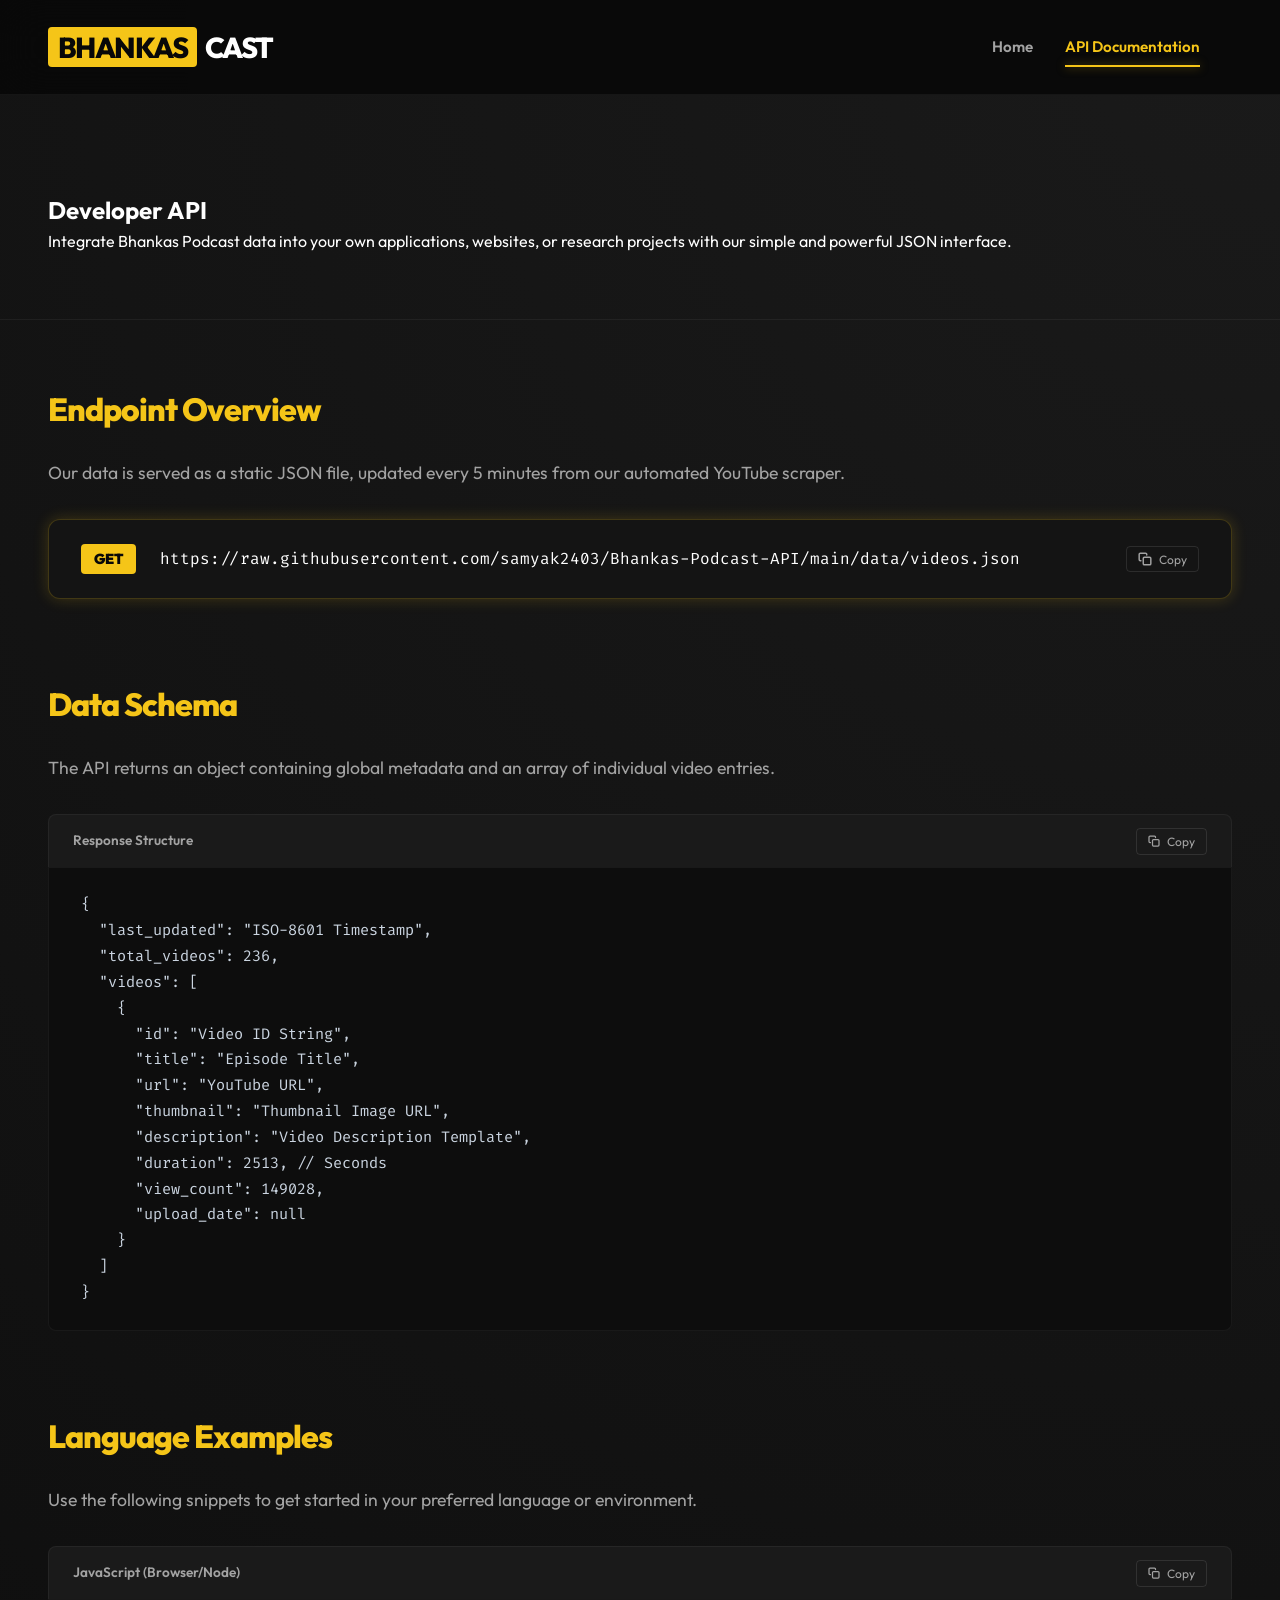
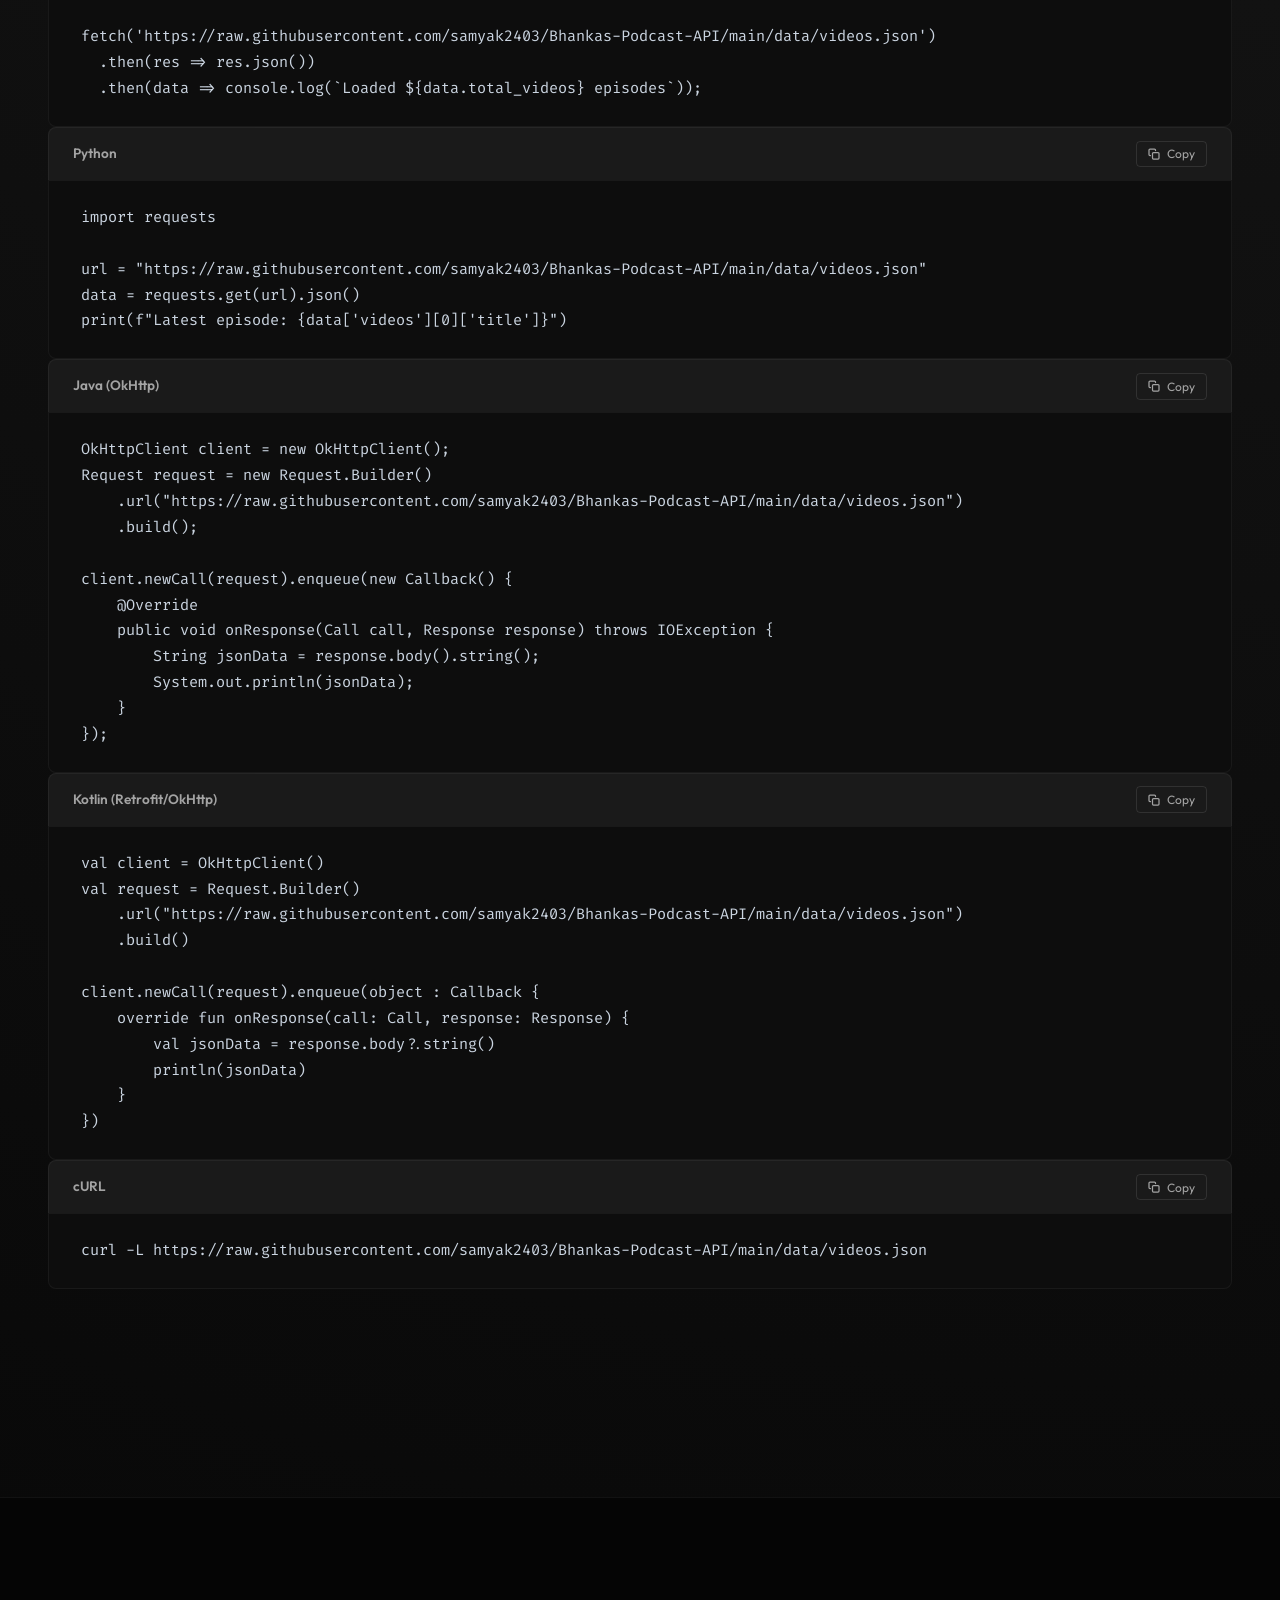
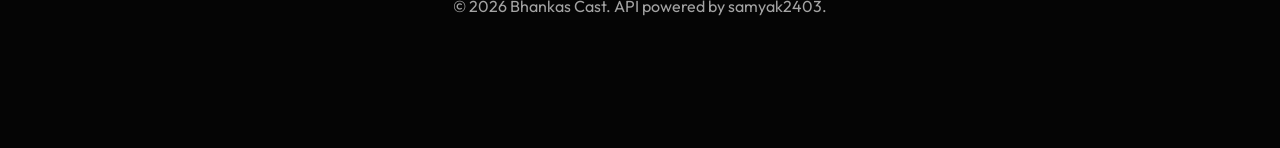
<file: website/api.html>
<!DOCTYPE html>
<html lang="en">
<head>
    <meta charset="UTF-8">
    <meta name="viewport" content="width=device-width, initial-scale=1.0">
    <title>API Documentation | Bhankas Cast</title>
    <link rel="stylesheet" href="style.css">
    <link rel="preconnect" href="https://fonts.googleapis.com">
    <link rel="preconnect" href="https://fonts.gstatic.com" crossorigin>
    <link href="https://fonts.googleapis.com/css2?family=Outfit:wght@300;400;600;700;900&family=Fira+Code:wght@400;500&display=swap" rel="stylesheet">
</head>
<body class="api-page">
    <header class="navbar">
        <div class="container">
            <div class="logo">
                <span class="logo-accent">BHANKAS</span> CAST
            </div>
            <nav class="nav-links">
                <a href="index.html" class="nav-link">Home</a>
                <a href="api.html" class="nav-link active">API Documentation</a>
            </nav>
        </div>
    </header>

    <main class="api-container">
        <section class="api-hero">
            <div class="container">
                <h1>Developer <span>API</span></h1>
                <p>Integrate Bhankas Podcast data into your own applications, websites, or research projects with our simple and powerful JSON interface.</p>
            </div>
        </section>

        <section class="api-content container">
            <div class="doc-section">
                <h2>Endpoint Overview</h2>
                <p>Our data is served as a static JSON file, updated every 5 minutes from our automated YouTube scraper.</p>
                <div class="endpoint-box">
                    <span class="method">GET</span>
                    <code class="url" id="endpointUrl">https://raw.githubusercontent.com/samyak2403/Bhankas-Podcast-API/main/data/videos.json</code>
                    <button class="copy-btn" onclick="copyText('endpointUrl', this)">
                        <svg xmlns="http://www.w3.org/2000/svg" width="14" height="14" viewBox="0 0 24 24" fill="none" stroke="currentColor" stroke-width="2.5" stroke-linecap="round" stroke-linejoin="round"><rect x="9" y="9" width="13" height="13" rx="2" ry="2"></rect><path d="M5 15H4a2 2 0 0 1-2-2V4a2 2 0 0 1 2-2h9a2 2 0 0 1 2 2v1"></path></svg>
                        Copy
                    </button>
                </div>
            </div>

            <div class="doc-section">
                <h2>Data Schema</h2>
                <p>The API returns an object containing global metadata and an array of individual video entries.</p>
                <div class="code-header">
                    Response Structure
                    <button class="copy-btn" onclick="copyCode('schemaCode', this)">
                        <svg xmlns="http://www.w3.org/2000/svg" width="12" height="12" viewBox="0 0 24 24" fill="none" stroke="currentColor" stroke-width="2.5" stroke-linecap="round" stroke-linejoin="round"><rect x="9" y="9" width="13" height="13" rx="2" ry="2"></rect><path d="M5 15H4a2 2 0 0 1-2-2V4a2 2 0 0 1 2-2h9a2 2 0 0 1 2 2v1"></path></svg>
                        Copy
                    </button>
                </div>
                <pre class="code-block"><code id="schemaCode">{
  "last_updated": "ISO-8601 Timestamp",
  "total_videos": 236,
  "videos": [
    {
      "id": "Video ID String",
      "title": "Episode Title",
      "url": "YouTube URL",
      "thumbnail": "Thumbnail Image URL",
      "description": "Video Description Template",
      "duration": 2513, // Seconds
      "view_count": 149028,
      "upload_date": null
    }
  ]
}</code></pre>
            </div>

            <div class="doc-section">
                <h2>Language Examples</h2>
                <p>Use the following snippets to get started in your preferred language or environment.</p>

                <div class="code-header">
                    JavaScript (Browser/Node)
                    <button class="copy-btn" onclick="copyCode('jsCode', this)">
                        <svg xmlns="http://www.w3.org/2000/svg" width="12" height="12" viewBox="0 0 24 24" fill="none" stroke="currentColor" stroke-width="2.5" stroke-linecap="round" stroke-linejoin="round"><rect x="9" y="9" width="13" height="13" rx="2" ry="2"></rect><path d="M5 15H4a2 2 0 0 1-2-2V4a2 2 0 0 1 2-2h9a2 2 0 0 1 2 2v1"></path></svg>
                        Copy
                    </button>
                </div>
                <pre class="code-block"><code id="jsCode">fetch('https://raw.githubusercontent.com/samyak2403/Bhankas-Podcast-API/main/data/videos.json')
  .then(res => res.json())
  .then(data => console.log(`Loaded ${data.total_videos} episodes`));</code></pre>

                <div class="code-header">
                    Python
                    <button class="copy-btn" onclick="copyCode('pythonCode', this)">
                        <svg xmlns="http://www.w3.org/2000/svg" width="12" height="12" viewBox="0 0 24 24" fill="none" stroke="currentColor" stroke-width="2.5" stroke-linecap="round" stroke-linejoin="round"><rect x="9" y="9" width="13" height="13" rx="2" ry="2"></rect><path d="M5 15H4a2 2 0 0 1-2-2V4a2 2 0 0 1 2-2h9a2 2 0 0 1 2 2v1"></path></svg>
                        Copy
                    </button>
                </div>
                <pre class="code-block"><code id="pythonCode">import requests

url = "https://raw.githubusercontent.com/samyak2403/Bhankas-Podcast-API/main/data/videos.json"
data = requests.get(url).json()
print(f"Latest episode: {data['videos'][0]['title']}")</code></pre>

                <div class="code-header">
                    Java (OkHttp)
                    <button class="copy-btn" onclick="copyCode('javaCode', this)">
                        <svg xmlns="http://www.w3.org/2000/svg" width="12" height="12" viewBox="0 0 24 24" fill="none" stroke="currentColor" stroke-width="2.5" stroke-linecap="round" stroke-linejoin="round"><rect x="9" y="9" width="13" height="13" rx="2" ry="2"></rect><path d="M5 15H4a2 2 0 0 1-2-2V4a2 2 0 0 1 2-2h9a2 2 0 0 1 2 2v1"></path></svg>
                        Copy
                    </button>
                </div>
                <pre class="code-block"><code id="javaCode">OkHttpClient client = new OkHttpClient();
Request request = new Request.Builder()
    .url("https://raw.githubusercontent.com/samyak2403/Bhankas-Podcast-API/main/data/videos.json")
    .build();

client.newCall(request).enqueue(new Callback() {
    @Override
    public void onResponse(Call call, Response response) throws IOException {
        String jsonData = response.body().string();
        System.out.println(jsonData);
    }
});</code></pre>

                <div class="code-header">
                    Kotlin (Retrofit/OkHttp)
                    <button class="copy-btn" onclick="copyCode('kotlinCode', this)">
                        <svg xmlns="http://www.w3.org/2000/svg" width="12" height="12" viewBox="0 0 24 24" fill="none" stroke="currentColor" stroke-width="2.5" stroke-linecap="round" stroke-linejoin="round"><rect x="9" y="9" width="13" height="13" rx="2" ry="2"></rect><path d="M5 15H4a2 2 0 0 1-2-2V4a2 2 0 0 1 2-2h9a2 2 0 0 1 2 2v1"></path></svg>
                        Copy
                    </button>
                </div>
                <pre class="code-block"><code id="kotlinCode">val client = OkHttpClient()
val request = Request.Builder()
    .url("https://raw.githubusercontent.com/samyak2403/Bhankas-Podcast-API/main/data/videos.json")
    .build()

client.newCall(request).enqueue(object : Callback {
    override fun onResponse(call: Call, response: Response) {
        val jsonData = response.body?.string()
        println(jsonData)
    }
})</code></pre>

                <div class="code-header">
                    cURL
                    <button class="copy-btn" onclick="copyCode('curlCode', this)">
                        <svg xmlns="http://www.w3.org/2000/svg" width="12" height="12" viewBox="0 0 24 24" fill="none" stroke="currentColor" stroke-width="2.5" stroke-linecap="round" stroke-linejoin="round"><rect x="9" y="9" width="13" height="13" rx="2" ry="2"></rect><path d="M5 15H4a2 2 0 0 1-2-2V4a2 2 0 0 1 2-2h9a2 2 0 0 1 2 2v1"></path></svg>
                        Copy
                    </button>
                </div>
                <pre class="code-block"><code id="curlCode">curl -L https://raw.githubusercontent.com/samyak2403/Bhankas-Podcast-API/main/data/videos.json</code></pre>
            </div>
        </section>
    </main>

    <footer class="footer">
        <div class="container">
            <p>&copy; 2026 Bhankas Cast. API powered by samyak2403.</p>
        </div>
    </footer>

    <script>
        function copyText(id, btn) {
            const text = document.getElementById(id).innerText;
            navigator.clipboard.writeText(text).then(() => {
                const original = btn.innerHTML;
                btn.innerHTML = '<svg xmlns="http://www.w3.org/2000/svg" width="14" height="14" viewBox="0 0 24 24" fill="none" stroke="currentColor" stroke-width="2.5" stroke-linecap="round" stroke-linejoin="round"><polyline points="20 6 9 17 4 12"></polyline></svg> Copied!';
                btn.classList.add('copied');
                setTimeout(() => {
                    btn.innerHTML = original;
                    btn.classList.remove('copied');
                }, 2000);
            });
        }

        function copyCode(id, btn) {
            const code = document.getElementById(id).innerText;
            navigator.clipboard.writeText(code).then(() => {
                const original = btn.innerHTML;
                btn.innerHTML = 'Copied!';
                btn.classList.add('copied');
                setTimeout(() => {
                    btn.innerHTML = original;
                    btn.classList.remove('copied');
                }, 2000);
            });
        }
    </script>
</body>
</html>
</file>
<file: website/style.css>
:root {
    --bg-black: #080808;
    --bg-card: #141414;
    --primary-yellow: #f5c518; /* IMDB Yellow */
    --accent-yellow: #dfb312;
    --text-pure: #ffffff;
    --text-muted: #a3a3a3;
    --card-shadow: 0 12px 24px -6px rgba(0, 0, 0, 0.5);
    --transition: all 0.4s cubic-bezier(0.16, 1, 0.3, 1);
    --glow: 0 0 15px rgba(245, 197, 24, 0.2);
}

* {
    margin: 0;
    padding: 0;
    box-sizing: border-box;
}

body {
    font-family: 'Outfit', sans-serif;
    background-color: var(--bg-black);
    color: var(--text-pure);
    line-height: 1.6;
    background-image: radial-gradient(circle at top right, #1a1a1a 0%, #080808 100%);
    min-height: 100vh;
}

.container {
    max-width: 1400px;
    margin: 0 auto;
    padding: 0 3rem;
}

/* Navbar */
.navbar {
    background-color: rgba(8, 8, 8, 0.9);
    backdrop-filter: blur(20px);
    position: sticky;
    top: 0;
    z-index: 1000;
    padding: 1.5rem 0;
    border-bottom: 1px solid rgba(255, 255, 255, 0.05);
}

.navbar .container {
    display: flex;
    justify-content: space-between;
    align-items: center;
}

.logo {
    font-size: 1.8rem;
    font-weight: 800;
    letter-spacing: -1.5px;
    color: var(--text-pure);
    text-transform: uppercase;
}

.logo-accent {
    color: var(--bg-black);
    background-color: var(--primary-yellow);
    padding: 0.1rem 0.6rem;
    border-radius: 4px;
    margin-right: 0.3rem;
}

/* Navbar Links */
.nav-links {
    display: flex;
    gap: 2rem;
    margin-right: 2rem;
}

.nav-link {
    text-decoration: none;
    color: var(--text-muted);
    font-weight: 600;
    font-size: 0.95rem;
    transition: var(--transition);
    position: relative;
    padding: 0.5rem 0;
}

.nav-link:hover, .nav-link.active {
    color: var(--primary-yellow);
}

.nav-link.active::after {
    content: '';
    position: absolute;
    bottom: 0;
    left: 0;
    width: 100%;
    height: 2px;
    background-color: var(--primary-yellow);
    box-shadow: 0 0 10px rgba(245, 197, 24, 0.5);
}

.search-bar {
    position: relative;
    width: 100%;
    max-width: 500px;
}

.search-bar input {
    width: 100%;
    padding: 0.8rem 1.4rem;
    padding-right: 3.5rem;
    border-radius: 8px;
    border: 1px solid rgba(255, 255, 255, 0.1);
    background-color: rgba(255, 255, 255, 0.05);
    color: var(--text-pure);
    font-family: inherit;
    font-size: 1rem;
    transition: var(--transition);
}

.search-bar input:focus {
    outline: none;
    border-color: var(--primary-yellow);
    background-color: rgba(255, 255, 255, 0.08);
}

.search-icon {
    position: absolute;
    right: 1.2rem;
    top: 50%;
    transform: translateY(-50%);
    color: var(--primary-yellow);
    transition: var(--transition);
}

.search-bar input:focus + .search-icon {
    transform: translateY(-50%) scale(1.1);
    filter: drop-shadow(0 0 8px var(--primary-yellow));
}

/* Hero */
.hero {
    padding: 8rem 0 5rem;
    text-align: left;
    position: relative;
}

.hero h1 {
    font-size: 4.5rem;
    font-weight: 900;
    letter-spacing: -3px;
    margin-bottom: 1.5rem;
    max-width: 800px;
    line-height: 1;
}

.hero h1 span {
    color: var(--primary-yellow);
    text-shadow: 0 0 30px rgba(245, 197, 24, 0.3);
}

.hero p {
    font-size: 1.4rem;
    color: var(--text-muted);
    max-width: 700px;
}

/* Video Feed */
.video-grid {
    display: grid;
    grid-template-columns: repeat(auto-fill, minmax(320px, 1fr));
    gap: 3rem;
    padding-bottom: 8rem;
}

.video-card {
    background: var(--bg-card);
    border-radius: 12px;
    overflow: hidden;
    box-shadow: var(--card-shadow);
    transition: var(--transition);
    border: 1px solid rgba(255, 255, 255, 0.03);
    cursor: pointer;
    display: flex;
    flex-direction: column;
}

.video-card:hover {
    transform: scale(1.03);
    z-index: 10;
    border-color: var(--primary-yellow);
    box-shadow: 0 0 40px rgba(245, 197, 24, 0.1);
}

.thumbnail-container {
    position: relative;
    width: 100%;
    padding-top: 56.25%;
    overflow: hidden;
}

.thumbnail-container img {
    position: absolute;
    top: 0;
    left: 0;
    width: 100%;
    height: 100%;
    object-fit: cover;
    transition: var(--transition);
    filter: brightness(0.9);
}

.video-card:hover .thumbnail-container img {
    filter: brightness(0.6) scale(1.1);
}

.play-overlay {
    position: absolute;
    top: 0;
    left: 0;
    width: 100%;
    height: 100%;
    display: flex;
    align-items: center;
    justify-content: center;
    opacity: 0;
    transition: var(--transition);
    z-index: 2;
}

.video-card:hover .play-overlay {
    opacity: 1;
}

.play-btn-circle {
    width: 60px;
    height: 60px;
    background: var(--primary-yellow);
    border-radius: 50%;
    display: flex;
    align-items: center;
    justify-content: center;
    color: var(--bg-black);
    box-shadow: 0 0 30px rgba(245, 197, 24, 0.4);
    transform: scale(0.8);
    transition: var(--transition);
}

.video-card:hover .play-btn-circle {
    transform: scale(1);
}

.video-info {
    padding: 1.5rem;
    flex-grow: 1;
}

.video-title {
    font-size: 1.2rem;
    font-weight: 700;
    margin-bottom: 1rem;
    color: var(--text-pure);
    display: -webkit-box;
    -webkit-line-clamp: 2;
    -webkit-box-orient: vertical;
    overflow: hidden;
}

.video-meta {
    font-size: 0.9rem;
    color: var(--primary-yellow);
    display: flex;
    justify-content: space-between;
    align-items: center;
    font-weight: 600;
}

.view-count, .duration {
    display: flex;
    align-items: center;
    gap: 0.5rem;
}

svg {
    stroke-width: 2.5px;
}

/* API Page Specific */
.api-container {
    padding-bottom: 8rem;
}

.api-hero {
    padding: 6rem 0 4rem;
    border-bottom: 1px solid rgba(255, 255, 255, 0.05);
    margin-bottom: 4rem;
}

.doc-section {
    margin-bottom: 5rem;
}

.doc-section h2 {
    font-size: 2rem;
    font-weight: 800;
    margin-bottom: 1.5rem;
    color: var(--primary-yellow);
    letter-spacing: -1px;
}

.doc-section p {
    font-size: 1.1rem;
    color: var(--text-muted);
    margin-bottom: 2rem;
    max-width: 800px;
}

.endpoint-box {
    background: var(--bg-card);
    padding: 1.5rem 2rem;
    border-radius: 12px;
    border: 1px solid rgba(245, 197, 24, 0.2);
    display: flex;
    align-items: center;
    gap: 1.5rem;
    box-shadow: var(--glow);
    position: relative;
}

.endpoint-box .method {
    background: var(--primary-yellow);
    color: var(--bg-black);
    padding: 0.2rem 0.8rem;
    border-radius: 4px;
    font-weight: 900;
    font-size: 0.9rem;
}

.endpoint-box .url {
    color: var(--text-pure);
    font-family: 'Fira Code', monospace;
    font-size: 1rem;
    word-break: break-all;
}

.code-header {
    background: #1a1a1a;
    padding: 0.8rem 1.5rem;
    border-radius: 8px 8px 0 0;
    font-size: 0.85rem;
    font-weight: 600;
    color: var(--text-muted);
    border: 1px solid rgba(255, 255, 255, 0.05);
    border-bottom: none;
    display: flex;
    justify-content: space-between;
    align-items: center;
}

.copy-btn {
    background: transparent;
    border: 1px solid rgba(255, 255, 255, 0.1);
    color: var(--text-muted);
    padding: 0.3rem 0.7rem;
    border-radius: 4px;
    font-size: 0.75rem;
    cursor: pointer;
    font-family: inherit;
    transition: var(--transition);
    display: flex;
    align-items: center;
    gap: 0.4rem;
}

.copy-btn:hover {
    color: var(--primary-yellow);
    border-color: var(--primary-yellow);
    background: rgba(245, 197, 24, 0.05);
}

.copy-btn.copied {
    color: #22c55e;
    border-color: #22c55e;
}

.endpoint-box .copy-btn {
    margin-left: auto;
}

.code-block {
    background: #0d0d0d;
    padding: 1.5rem 2rem;
    border-radius: 0 0 8px 8px;
    border: 1px solid rgba(255, 255, 255, 0.05);
    overflow-x: auto;
}

.code-block code {
    font-family: 'Fira Code', monospace;
    font-size: 0.95rem;
    color: #cbd5e1;
    line-height: 1.7;
}

/* Footer */
.footer {
    padding: 6rem 0;
    background-color: #050505;
    text-align: center;
    border-top: 1px solid rgba(255, 255, 255, 0.05);
}

.footer p {
    color: var(--text-muted);
    font-size: 1rem;
    margin-bottom: 2rem;
}

.footer-links {
    display: flex;
    justify-content: center;
    gap: 3rem;
}

.footer-links a {
    text-decoration: none;
    color: var(--text-muted);
    font-weight: 600;
    transition: var(--transition);
}

.footer-links a:hover {
    color: var(--primary-yellow);
}

/* Loader */
.loader {
    display: flex;
    flex-direction: column;
    align-items: center;
    justify-content: center;
    padding: 6rem;
    gap: 1.5rem;
}

.loader-spinner {
    width: 48px;
    height: 48px;
    border: 3px solid rgba(245, 197, 24, 0.1);
    border-top-color: var(--primary-yellow);
    border-radius: 50%;
    animation: spin 1s linear infinite;
}

@keyframes spin {
    to { transform: rotate(360deg); }
}

.error-state {
    text-align: center;
    padding: 6rem;
    color: var(--text-muted);
}

.error-state svg {
    margin-bottom: 1rem;
    opacity: 0.5;
}

/* Responsive */
@media (max-width: 768px) {
    .container {
        padding: 0 1.5rem;
    }
    .hero h1 {
        font-size: 3rem;
    }
}
/* Video Player Modal */
.video-player-modal {
    position: fixed;
    top: 0;
    left: 0;
    width: 100%;
    height: 100%;
    z-index: 2000;
    display: none;
    align-items: center;
    justify-content: center;
    padding: 2rem;
}

.video-player-modal.active {
    display: flex;
}

.modal-backdrop {
    position: absolute;
    top: 0;
    left: 0;
    width: 100%;
    height: 100%;
    background: rgba(0, 0, 0, 0.95);
    backdrop-filter: blur(10px);
}

.modal-content {
    position: relative;
    width: 100%;
    max-width: 1000px;
    background: var(--bg-card);
    border-radius: 20px;
    overflow: hidden;
    box-shadow: 0 25px 50px -12px rgba(0, 0, 0, 0.5);
    border: 1px solid rgba(255, 255, 255, 0.1);
    animation: modalAppear 0.5s cubic-bezier(0.16, 1, 0.3, 1);
}

@keyframes modalAppear {
    from { opacity: 0; transform: translateY(20px) scale(0.95); }
    to { opacity: 1; transform: translateY(0) scale(1); }
}

.close-modal {
    position: absolute;
    top: 1.5rem;
    right: 1.5rem;
    background: rgba(245, 197, 24, 0.1);
    border: none;
    color: var(--primary-yellow);
    width: 40px;
    height: 40px;
    border-radius: 50%;
    cursor: pointer;
    display: flex;
    align-items: center;
    justify-content: center;
    z-index: 10;
    transition: var(--transition);
}

.close-modal:hover {
    background: var(--primary-yellow);
    color: var(--bg-black);
    transform: rotate(90deg);
}

.video-wrapper {
    width: 100%;
    padding-top: 56.25%; /* 16:9 */
    position: relative;
    background: #000;
}

.video-wrapper iframe {
    position: absolute;
    top: 0;
    left: 0;
    width: 100%;
    height: 100%;
}

.video-details {
    padding: 2.5rem;
}

.video-details h2 {
    font-size: 1.8rem;
    font-weight: 800;
    margin-bottom: 1rem;
    color: var(--primary-yellow);
    letter-spacing: -0.5px;
}

.video-details .video-meta {
    margin-bottom: 1.5rem;
    font-size: 1rem;
}

.video-details p {
    color: var(--text-muted);
    font-size: 1.1rem;
    line-height: 1.8;
    max-height: 150px;
    overflow-y: auto;
    padding-right: 1rem;
}

/* Scrollbar for description */
.video-details p::-webkit-scrollbar {
    width: 4px;
}

.video-details p::-webkit-scrollbar-thumb {
    background: rgba(255, 255, 255, 0.1);
    border-radius: 10px;
}

@media (max-width: 768px) {
    .video-player-modal {
        padding: 0;
    }
    .modal-content {
        height: 100%;
        border-radius: 0;
        max-width: none;
    }
    .video-details {
        padding: 1.5rem;
    }
    .video-details h2 {
        font-size: 1.4rem;
    }
}
</file>
